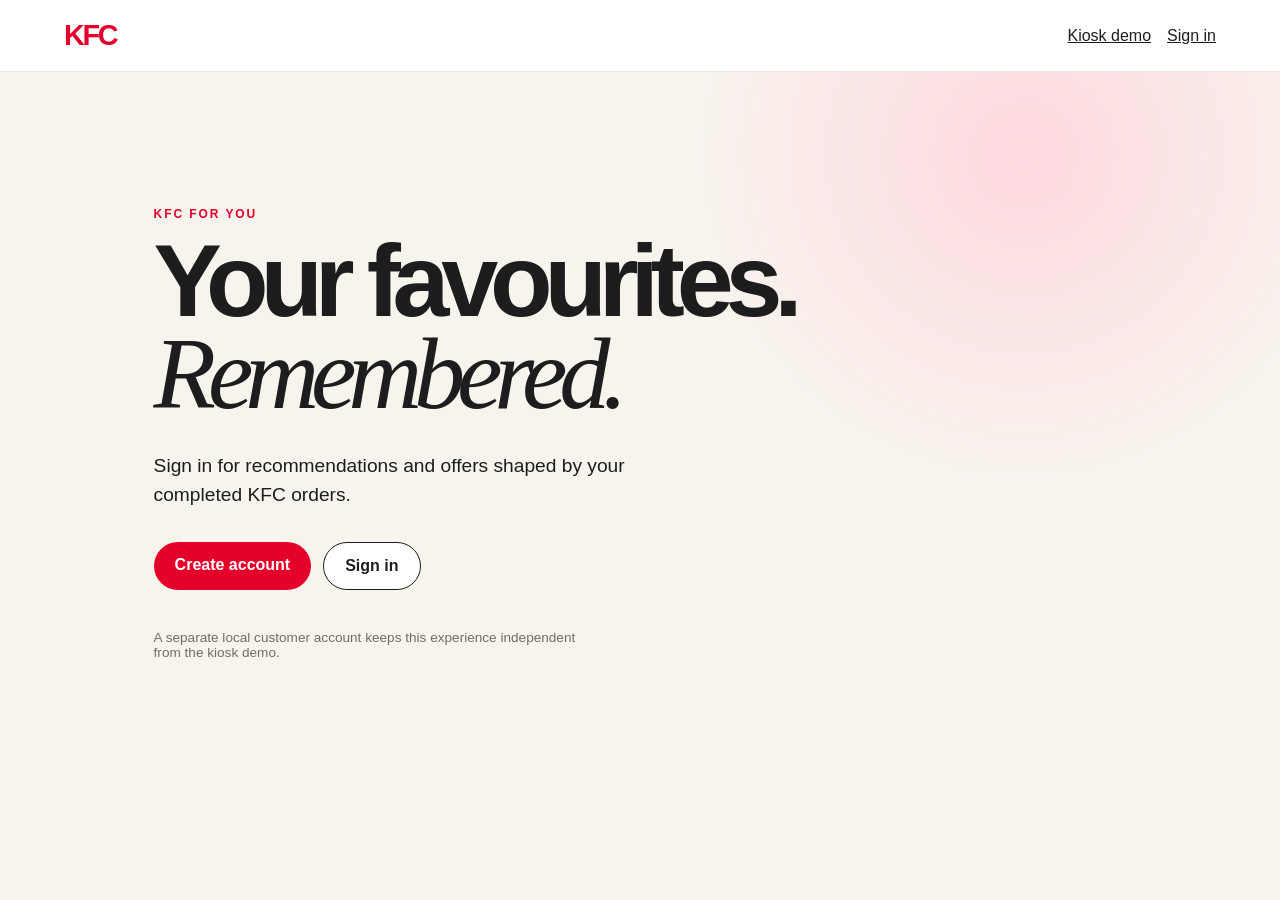
<file: static/customer/index.html>
<!DOCTYPE html>
<html lang="en">
<head>
  <meta charset="UTF-8">
  <meta name="viewport" content="width=device-width, initial-scale=1.0">
  <title>KFC | Your favourites, remembered</title>
  <link rel="stylesheet" href="/static/customer/customer.css">
</head>
<body class="customer-landing">
  <header class="customer-nav"><a class="brand" href="/customer">KFC</a><div class="customer-nav-actions"><a class="text-link" href="/">Kiosk demo</a><a class="text-link" href="/customer/login">Sign in</a></div></header>
  <main class="hero">
    <p class="eyebrow">KFC FOR YOU</p>
    <h1>Your favourites.<br><em>Remembered.</em></h1>
    <p class="hero-copy">Sign in for recommendations and offers shaped by your completed KFC orders.</p>
    <div class="hero-actions"><a class="button primary" href="/customer/login#register">Create account</a><a class="button secondary" href="/customer/login">Sign in</a></div>
    <p class="privacy-note">A separate local customer account keeps this experience independent from the kiosk demo.</p>
  </main>
</body>
</html>
</file>
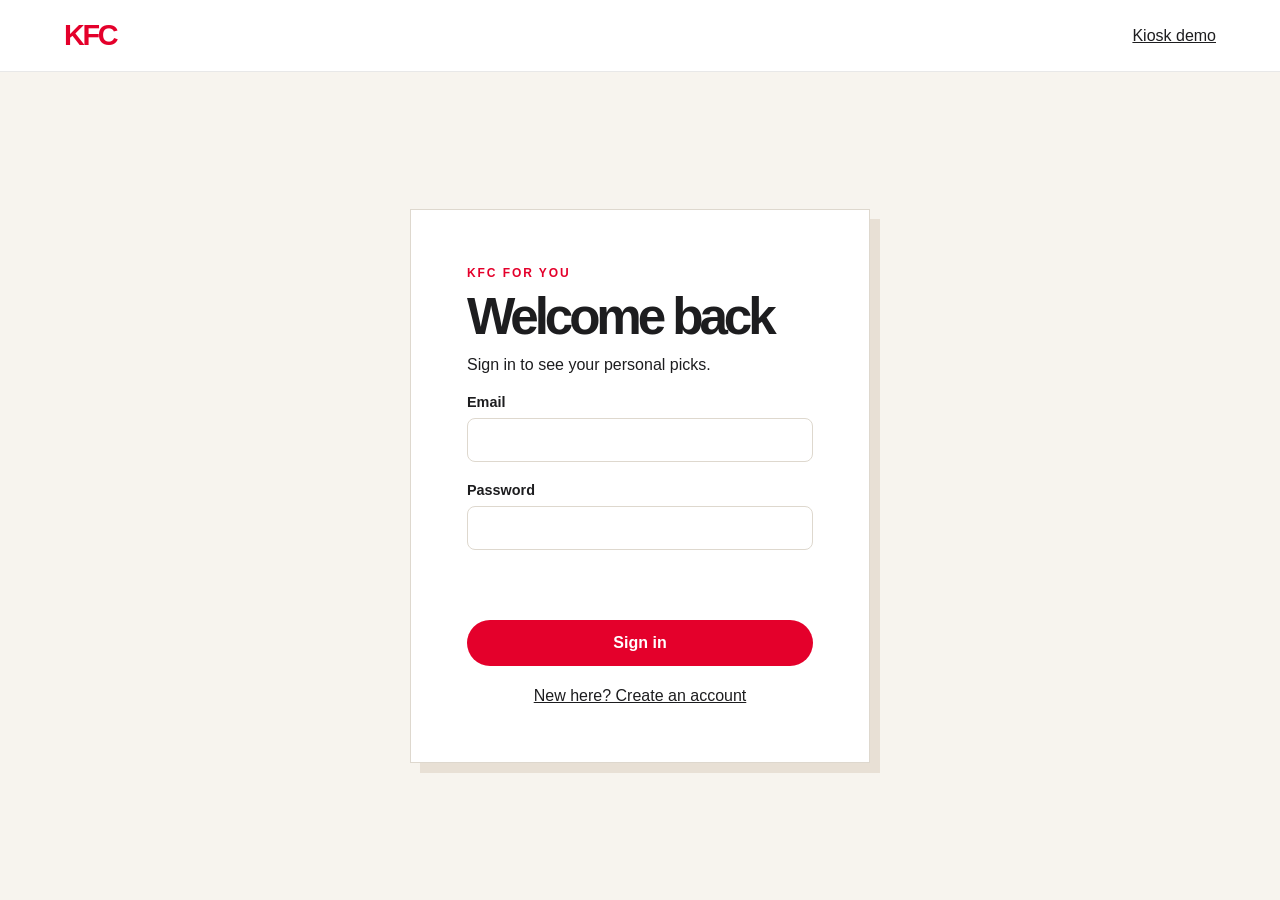
<file: static/customer/login.html>
<!DOCTYPE html>
<html lang="en">
<head>
  <meta charset="UTF-8">
  <meta name="viewport" content="width=device-width, initial-scale=1.0">
  <title>KFC | Sign in</title>
  <link rel="stylesheet" href="/static/customer/customer.css">
</head>
<body class="customer-auth">
  <header class="customer-nav"><a class="brand" href="/customer">KFC</a><a class="text-link" href="/">Kiosk demo</a></header>
  <main class="auth-shell">
    <section class="auth-card">
      <p class="eyebrow">KFC FOR YOU</p><h1 id="form-title">Welcome back</h1>
      <p id="form-subtitle">Sign in to see your personal picks.</p>
      <form id="auth-form" novalidate>
        <label>Email<input id="email" type="email" autocomplete="email" required></label>
        <label>Password<input id="password" type="password" autocomplete="current-password" minlength="8" required></label>
        <p class="form-error" id="form-error" aria-live="polite"></p>
        <button class="button primary full" id="submit-button" type="submit">Sign in</button>
      </form>
      <button class="switch-mode" id="switch-mode" type="button">New here? Create an account</button>
    </section>
  </main>
  <script src="/static/customer/login.js"></script>
</body>
</html>
</file>
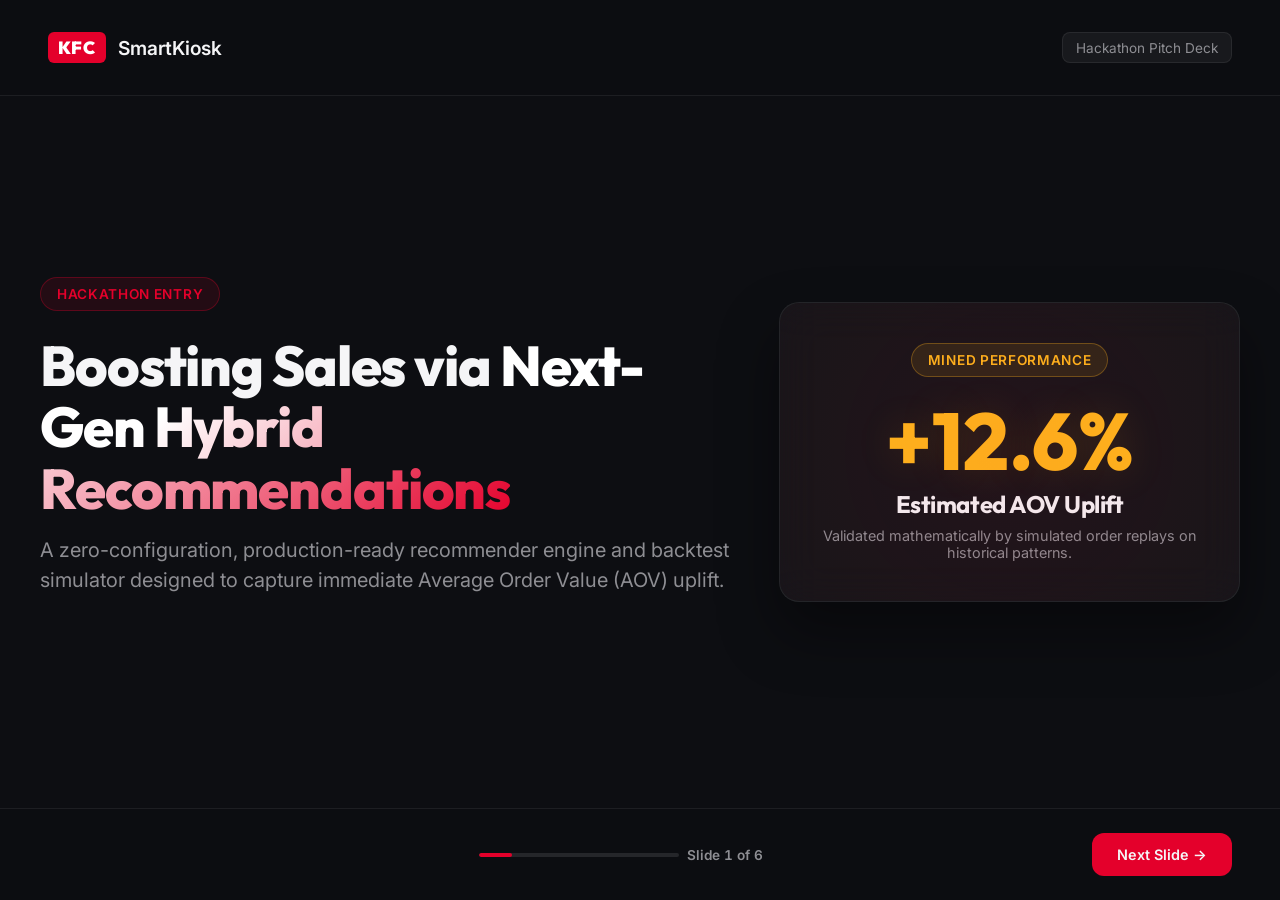
<file: _bmad-output/planning-artifacts/architecture/architecture-kfc-rag-system-2026-07-06/pitch_deck.html>
<!DOCTYPE html>
<html lang="en">
<head>
  <meta charset="UTF-8">
  <meta name="viewport" content="width=device-width, initial-scale=1.0">
  <title>KFC SmartKiosk Pitch Deck</title>
  <!-- Outfit for Headings, Inter for Body -->
  <link rel="preconnect" href="https://fonts.googleapis.com">
  <link rel="preconnect" href="https://fonts.gstatic.com" crossorigin>
  <link href="https://fonts.googleapis.com/css2?family=Inter:wght@300;400;500;600&family=Outfit:wght@400;600;700;800&display=swap" rel="stylesheet">
  <style>
    :root {
      --bg: #0d0e12;
      --card-bg: rgba(255, 255, 255, 0.03);
      --card-border: rgba(255, 255, 255, 0.07);
      --primary: #E4002B; /* KFC Red */
      --primary-glow: rgba(228, 0, 43, 0.15);
      --accent: #FFB81C; /* Gold */
      --accent-glow: rgba(255, 184, 28, 0.15);
      --text: #F5F5F7;
      --text-muted: #8E8E93;
      --transition: all 0.3s cubic-bezier(0.16, 1, 0.3, 1);
    }

    * {
      box-sizing: border-box;
      margin: 0;
      padding: 0;
    }

    body {
      background-color: var(--bg);
      color: var(--text);
      font-family: 'Inter', sans-serif;
      overflow: hidden;
      height: 100vh;
      display: flex;
      flex-direction: column;
    }

    h1, h2, h3, .title-font {
      font-family: 'Outfit', sans-serif;
      font-weight: 700;
      letter-spacing: -0.02em;
    }

    /* Deck Layout */
    .deck-container {
      flex: 1;
      position: relative;
      width: 100%;
      max-width: 1200px;
      margin: 0 auto;
      display: flex;
      align-items: center;
      justify-content: center;
      padding: 2rem;
    }

    .slide {
      position: absolute;
      width: 100%;
      height: 80vh;
      opacity: 0;
      transform: translateY(20px) scale(0.98);
      pointer-events: none;
      transition: opacity 0.6s cubic-bezier(0.16, 1, 0.3, 1), 
                  transform 0.6s cubic-bezier(0.16, 1, 0.3, 1);
      display: flex;
      flex-direction: column;
      justify-content: center;
    }

    .slide.active {
      opacity: 1;
      transform: translateY(0) scale(1);
      pointer-events: all;
      z-index: 10;
    }

    /* Grid Layouts */
    .grid-2 {
      display: grid;
      grid-template-columns: 1.2fr 0.8fr;
      gap: 3rem;
      align-items: center;
    }

    .grid-equal {
      display: grid;
      grid-template-columns: 1fr 1fr;
      gap: 3rem;
      align-items: center;
    }

    /* Typography Utilities */
    .gradient-text {
      background: linear-gradient(135deg, #FFF 30%, #E4002B 100%);
      -webkit-background-clip: text;
      -webkit-text-fill-color: transparent;
    }

    .gradient-accent {
      background: linear-gradient(135deg, #FFB81C 0%, #E4002B 100%);
      -webkit-background-clip: text;
      -webkit-text-fill-color: transparent;
    }

    .slide-title {
      font-size: 3.5rem;
      font-weight: 800;
      line-height: 1.1;
      margin-bottom: 1rem;
    }

    .slide-subtitle {
      font-size: 1.25rem;
      color: var(--text-muted);
      margin-bottom: 2rem;
      line-height: 1.5;
    }

    /* Cards and Glassmorphism */
    .glass-card {
      background: var(--card-bg);
      border: 1px solid var(--card-border);
      border-radius: 20px;
      padding: 2.5rem;
      backdrop-filter: blur(20px);
      box-shadow: 0 30px 60px rgba(0, 0, 0, 0.4);
      position: relative;
      overflow: hidden;
      transition: var(--transition);
    }

    .glass-card:hover {
      border-color: rgba(228, 0, 43, 0.3);
    }

    .glass-card::before {
      content: '';
      position: absolute;
      top: -50%;
      left: -50%;
      width: 200%;
      height: 200%;
      background: radial-gradient(circle, var(--primary-glow) 0%, transparent 70%);
      opacity: 0.5;
      pointer-events: none;
      transition: var(--transition);
    }

    .stat-badge {
      display: inline-flex;
      align-items: center;
      gap: 0.5rem;
      background: rgba(228, 0, 43, 0.1);
      border: 1px solid rgba(228, 0, 43, 0.3);
      color: var(--primary);
      padding: 0.5rem 1rem;
      border-radius: 100px;
      font-size: 0.85rem;
      font-weight: 600;
      margin-bottom: 1.5rem;
      text-transform: uppercase;
      letter-spacing: 0.05em;
    }

    .stat-number {
      font-size: 5rem;
      font-weight: 800;
      line-height: 1;
      font-family: 'Outfit', sans-serif;
      color: var(--accent);
      margin-bottom: 0.5rem;
      text-shadow: 0 0 40px var(--accent-glow);
    }

    /* Step List */
    .step-list {
      display: flex;
      flex-direction: column;
      gap: 1.5rem;
    }

    .step-item {
      display: flex;
      gap: 1.25rem;
      align-items: flex-start;
    }

    .step-number {
      width: 36px;
      height: 36px;
      background: rgba(255, 255, 255, 0.05);
      border: 1px solid var(--card-border);
      border-radius: 10px;
      display: flex;
      align-items: center;
      justify-content: center;
      font-family: 'Outfit', sans-serif;
      font-weight: 700;
      color: var(--accent);
      flex-shrink: 0;
    }

    .step-content h3 {
      font-size: 1.15rem;
      margin-bottom: 0.25rem;
    }

    .step-content p {
      font-size: 0.95rem;
      color: var(--text-muted);
      line-height: 1.4;
    }

    /* Header & Navigation UI */
    header {
      width: 100%;
      padding: 2rem 3rem;
      display: flex;
      justify-content: space-between;
      align-items: center;
      border-bottom: 1px solid var(--card-border);
      background: rgba(13, 14, 18, 0.8);
      backdrop-filter: blur(10px);
      z-index: 100;
    }

    .logo-container {
      display: flex;
      align-items: center;
      gap: 0.75rem;
    }

    .logo-badge {
      background: var(--primary);
      color: white;
      font-family: 'Outfit', sans-serif;
      font-weight: 900;
      padding: 0.25rem 0.6rem;
      border-radius: 6px;
      font-size: 1.1rem;
      letter-spacing: 0.05em;
    }

    .logo-text {
      font-size: 1.2rem;
      font-weight: 600;
      color: var(--text);
    }

    .meta-tag {
      font-size: 0.85rem;
      color: var(--text-muted);
      background: rgba(255, 255, 255, 0.05);
      padding: 0.4rem 0.8rem;
      border-radius: 8px;
      border: 1px solid var(--card-border);
    }

    /* Bottom Navigation Controls */
    footer {
      padding: 1.5rem 3rem;
      display: flex;
      justify-content: space-between;
      align-items: center;
      border-top: 1px solid var(--card-border);
      background: rgba(13, 14, 18, 0.8);
      backdrop-filter: blur(10px);
      z-index: 100;
    }

    .nav-btn {
      background: rgba(255, 255, 255, 0.05);
      border: 1px solid var(--card-border);
      color: var(--text);
      padding: 0.75rem 1.5rem;
      border-radius: 12px;
      cursor: pointer;
      font-family: 'Inter', sans-serif;
      font-weight: 600;
      font-size: 0.9rem;
      display: flex;
      align-items: center;
      gap: 0.5rem;
      transition: var(--transition);
    }

    .nav-btn:hover {
      background: rgba(255, 255, 255, 0.1);
      border-color: rgba(255, 255, 255, 0.2);
    }

    .nav-btn.primary-btn {
      background: var(--primary);
      border-color: transparent;
    }

    .nav-btn.primary-btn:hover {
      background: #ff1c44;
      box-shadow: 0 0 20px rgba(228, 0, 43, 0.4);
    }

    .progress-container {
      display: flex;
      align-items: center;
      gap: 0.5rem;
    }

    .progress-bar-bg {
      width: 200px;
      height: 4px;
      background: rgba(255, 255, 255, 0.1);
      border-radius: 100px;
      overflow: hidden;
    }

    .progress-bar-fill {
      height: 100%;
      width: 16.66%;
      background: var(--primary);
      border-radius: 100px;
      transition: var(--transition);
    }

    .slide-counter {
      font-size: 0.85rem;
      font-weight: 600;
      color: var(--text-muted);
      font-variant-numeric: tabular-nums;
    }

    /* SVG Diagram Animations */
    .pipe-line {
      stroke-dasharray: 8;
      animation: dash 15s linear infinite;
    }

    @keyframes dash {
      to {
        stroke-dashoffset: -1000;
      }
    }

    .filter-node {
      transition: var(--transition);
      cursor: pointer;
    }

    .filter-node:hover {
      filter: drop-shadow(0 0 10px rgba(255, 184, 28, 0.6));
    }

    /* Rerank Formula Interactive Elements */
    .interactive-demo {
      display: flex;
      flex-direction: column;
      gap: 1rem;
      margin-top: 1.5rem;
    }

    .demo-slider-group {
      background: rgba(255, 255, 255, 0.02);
      padding: 1rem;
      border-radius: 12px;
      border: 1px solid var(--card-border);
    }

    .slider-header {
      display: flex;
      justify-content: space-between;
      font-size: 0.9rem;
      margin-bottom: 0.5rem;
    }

    .slider-input {
      width: 100%;
      accent-color: var(--primary);
      cursor: pointer;
    }

    .formula-box {
      background: rgba(228, 0, 43, 0.05);
      border: 1px dashed rgba(228, 0, 43, 0.3);
      padding: 1.5rem;
      border-radius: 15px;
      text-align: center;
      font-family: 'Outfit', sans-serif;
      margin-top: 1.5rem;
    }

    .formula-display {
      font-size: 1.4rem;
      font-weight: 700;
      color: var(--accent);
      margin-bottom: 0.5rem;
    }

    .formula-explanation {
      font-size: 0.85rem;
      color: var(--text-muted);
    }

    /* Kiosk UI Preview Component */
    .kiosk-mock {
      background: #15161b;
      border: 6px solid #23252f;
      border-radius: 24px;
      height: 480px;
      display: flex;
      flex-direction: column;
      overflow: hidden;
      box-shadow: 0 20px 50px rgba(0,0,0,0.5);
    }

    .kiosk-header {
      background: #E4002B;
      padding: 0.75rem;
      text-align: center;
      font-weight: 800;
      font-size: 0.9rem;
      color: white;
      letter-spacing: 0.05em;
    }

    .kiosk-body {
      flex: 1;
      display: grid;
      grid-template-columns: 1.2fr 0.8fr;
      padding: 0.75rem;
      gap: 0.75rem;
    }

    .kiosk-menu {
      display: grid;
      grid-template-columns: 1fr 1fr;
      gap: 0.5rem;
      align-content: start;
    }

    .menu-card {
      background: rgba(255,255,255,0.03);
      border: 1px solid rgba(255,255,255,0.06);
      border-radius: 10px;
      padding: 0.5rem;
      text-align: center;
      font-size: 0.75rem;
      cursor: pointer;
      transition: var(--transition);
    }

    .menu-card:hover {
      background: rgba(228, 0, 43, 0.1);
      border-color: var(--primary);
    }

    .menu-price {
      color: var(--accent);
      font-weight: 600;
      margin-top: 0.25rem;
    }

    .kiosk-sidebar {
      background: rgba(255,255,255,0.02);
      border-radius: 12px;
      border: 1px solid rgba(255,255,255,0.05);
      padding: 0.5rem;
      display: flex;
      flex-direction: column;
      justify-content: space-between;
    }

    .kiosk-section-title {
      font-size: 0.75rem;
      font-weight: 700;
      color: var(--text-muted);
      margin-bottom: 0.5rem;
      text-transform: uppercase;
    }

    .kiosk-rec-panel {
      background: rgba(255,184,28,0.05);
      border: 1px solid rgba(255,184,28,0.2);
      border-radius: 8px;
      padding: 0.5rem;
      margin-top: auto;
    }

    .kiosk-rec-title {
      font-size: 0.8rem;
      font-weight: 700;
      color: var(--accent);
      margin-bottom: 0.25rem;
    }

    .kiosk-rec-copy {
      font-size: 0.7rem;
      color: var(--text);
      line-height: 1.3;
      margin-bottom: 0.25rem;
    }

    .kiosk-rec-rationale {
      font-size: 0.65rem;
      color: var(--text-muted);
      font-style: italic;
    }

    .kiosk-btn {
      background: var(--primary);
      border: none;
      color: white;
      padding: 0.5rem;
      border-radius: 6px;
      font-size: 0.8rem;
      font-weight: 700;
      cursor: pointer;
      width: 100%;
      margin-top: 0.5rem;
    }

    /* Backtest Report Panel */
    .report-card {
      background: rgba(255, 255, 255, 0.02);
      border: 1px solid var(--card-border);
      border-radius: 16px;
      padding: 1.5rem;
      margin-top: 1rem;
    }

    .report-row {
      display: flex;
      justify-content: space-between;
      padding: 0.75rem 0;
      border-bottom: 1px solid rgba(255, 255, 255, 0.05);
    }

    .report-row:last-child {
      border-bottom: none;
    }

    .report-label {
      font-size: 0.9rem;
      color: var(--text-muted);
    }

    .report-value {
      font-weight: 700;
      font-variant-numeric: tabular-nums;
    }

    .report-value.highlight {
      color: #34C759; /* Green */
    }

  </style>
</head>
<body>

  <!-- Slide Header -->
  <header>
    <div class="logo-container">
      <div class="logo-badge">KFC</div>
      <div class="logo-text">SmartKiosk</div>
    </div>
    <div class="meta-tag">Hackathon Pitch Deck</div>
  </header>

  <!-- Slide Core Container -->
  <div class="deck-container">

    <!-- Slide 1: Welcome / Title -->
    <div class="slide active" id="slide-1">
      <div class="grid-2">
        <div>
          <div class="stat-badge">Hackathon Entry</div>
          <h1 class="slide-title">Boosting Sales via <span class="gradient-text">Next-Gen Hybrid Recommendations</span></h1>
          <p class="slide-subtitle">A zero-configuration, production-ready recommender engine and backtest simulator designed to capture immediate Average Order Value (AOV) uplift.</p>
        </div>
        <div class="glass-card" style="text-align: center;">
          <div class="stat-badge" style="background: rgba(255, 184, 28, 0.1); border-color: rgba(255, 184, 28, 0.3); color: var(--accent);">Mined Performance</div>
          <div class="stat-number">+12.6%</div>
          <h3 style="font-size: 1.5rem; margin-bottom: 0.5rem;">Estimated AOV Uplift</h3>
          <p style="color: var(--text-muted); font-size: 0.9rem;">Validated mathematically by simulated order replays on historical patterns.</p>
        </div>
      </div>
    </div>

    <!-- Slide 2: Why / The Problem -->
    <div class="slide" id="slide-2">
      <div class="grid-equal">
        <div>
          <div class="stat-badge">The Opportunity</div>
          <h2 class="slide-title">Static menus <span class="gradient-text">leak revenue.</span></h2>
          <p class="slide-subtitle">Existing kiosk systems suggest static items (like generic fries) to every customer. They fail to adapt to live contexts, wasting prime on-screen estate.</p>
        </div>
        <div class="glass-card">
          <div class="step-list">
            <div class="step-item">
              <div class="step-number">1</div>
              <div class="step-content">
                <h3>No Context Awareness</h3>
                <p>Standard recommendations ignore the active cart, time of day, and current discount promotions.</p>
              </div>
            </div>
            <div class="step-item">
              <div class="step-number">2</div>
              <div class="step-content">
                <h3>Dry and Impersonal Copy</h3>
                <p>Simple text like "You might also like: Pepsi" does not capture interest or motivate addition.</p>
              </div>
            </div>
            <div class="step-item">
              <div class="step-number">3</div>
              <div class="step-content">
                <h3>Unproven Value</h3>
                <p>Restaurants cannot measure potential ROI prior to expensive live field tests.</p>
              </div>
            </div>
          </div>
        </div>
      </div>
    </div>

    <!-- Slide 3: Pipes & Filters Architecture -->
    <div class="slide" id="slide-3">
      <div class="grid-2">
        <div>
          <div class="stat-badge">Technical Design</div>
          <h2 class="slide-title">The Pipes & Filters <span class="gradient-text">Pipeline</span></h2>
          <p class="slide-subtitle" style="margin-bottom: 1rem;">Modular processing units linked by strict data contracts, allowing components to run independently offline or online.</p>
          <div class="step-list" style="gap: 1rem;">
            <div class="step-item">
              <div class="step-number" style="width: 24px; height: 24px; font-size: 0.8rem; border-radius: 6px;">A</div>
              <div class="step-content"><p><strong>Offline Mining:</strong> Scans historical transactions with Apriori to build an association rule-set.</p></div>
            </div>
            <div class="step-item">
              <div class="step-number" style="width: 24px; height: 24px; font-size: 0.8rem; border-radius: 6px;">B</div>
              <div class="step-content"><p><strong>Online Rerank:</strong> Intersects rule-set with cart, boosts by promotions & time of day.</p></div>
            </div>
            <div class="step-item">
              <div class="step-number" style="width: 24px; height: 24px; font-size: 0.8rem; border-radius: 6px;">C</div>
              <div class="step-content"><p><strong>GenAI copywriting:</strong> Shapes final persuasive proposal with local context.</p></div>
            </div>
          </div>
        </div>
        <div class="glass-card" style="padding: 1.5rem; display: flex; align-items: center; justify-content: center; height: 100%;">
          <!-- SVG Architecture Diagram -->
          <svg viewBox="0 0 400 380" width="100%" height="100%">
            <!-- Definitions for arrows -->
            <defs>
              <marker id="arrow" viewBox="0 0 10 10" refX="8" refY="5" markerWidth="6" markerHeight="6" orient="auto-start-reverse">
                <path d="M 0 0 L 10 5 L 0 10 z" fill="#8E8E93" />
              </marker>
              <marker id="arrow-red" viewBox="0 0 10 10" refX="8" refY="5" markerWidth="6" markerHeight="6" orient="auto-start-reverse">
                <path d="M 0 0 L 10 5 L 0 10 z" fill="#E4002B" />
              </marker>
            </defs>

            <!-- Storage Disk -->
            <rect x="150" y="10" width="100" height="50" rx="10" fill="#23252f" stroke="var(--card-border)" stroke-width="2" />
            <text x="200" y="40" fill="white" font-family="'Outfit'" font-size="12" font-weight="700" text-anchor="middle">data/ directory</text>

            <!-- Flows from Disk to Engines -->
            <path d="M 200 60 L 200 100" fill="none" stroke="#8E8E93" stroke-width="2" marker-end="url(#arrow)" />

            <!-- Filter 1: Offline Miner -->
            <g class="filter-node">
              <rect x="80" y="100" width="240" height="45" rx="8" fill="#15161b" stroke="var(--primary)" stroke-width="2" />
              <text x="200" y="127" fill="white" font-family="'Inter'" font-size="12" font-weight="600" text-anchor="middle">1. Offline Association Mining (Apriori)</text>
            </g>

            <path d="M 200 145 L 200 185" fill="none" stroke="var(--primary)" stroke-width="2" stroke-dasharray="4" class="pipe-line" marker-end="url(#arrow-red)" />

            <!-- Filter 2: Online Reranker -->
            <g class="filter-node">
              <rect x="80" y="185" width="240" height="45" rx="8" fill="#15161b" stroke="var(--primary)" stroke-width="2" />
              <text x="200" y="212" fill="white" font-family="'Inter'" font-size="12" font-weight="600" text-anchor="middle">2. Online Context Reranker</text>
            </g>

            <path d="M 200 230 L 200 270" fill="none" stroke="var(--primary)" stroke-width="2" stroke-dasharray="4" class="pipe-line" marker-end="url(#arrow-red)" />

            <!-- Filter 3: GenAI Copy -->
            <g class="filter-node">
              <rect x="80" y="270" width="240" height="45" rx="8" fill="#15161b" stroke="var(--primary)" stroke-width="2" />
              <text x="200" y="297" fill="white" font-family="'Inter'" font-size="12" font-weight="600" text-anchor="middle">3. GenAI Copywriting / Fallback</text>
            </g>

            <path d="M 200 315 L 200 345" fill="none" stroke="#8E8E93" stroke-width="2" marker-end="url(#arrow)" />

            <!-- Kiosk UI -->
            <rect x="130" y="345" width="140" height="30" rx="6" fill="#23252f" stroke="var(--card-border)" stroke-width="2" />
            <text x="200" y="364" fill="white" font-family="'Outfit'" font-size="11" font-weight="700" text-anchor="middle">Kiosk UI (static/)</text>

          </svg>
        </div>
      </div>
    </div>

    <!-- Slide 4: Real-time Reranking Formula -->
    <div class="slide" id="slide-4">
      <div class="grid-equal">
        <div>
          <div class="stat-badge">The Algorithm</div>
          <h2 class="slide-title">Multiplicative Reranking</h2>
          <p class="slide-subtitle">We don't just rely on correlation. We mathematically layer live temporal context and sales campaigns over the base mined confidence.</p>
          <div class="formula-box">
            <div class="formula-display" id="calc-result">Score = 0.35</div>
            <div class="formula-explanation" id="calc-formula">0.25 (Base Confidence) &times; 1.20 (Promo Boost) &times; 1.15 (Lunch Time Boost)</div>
          </div>
        </div>
        <div class="glass-card">
          <h3 style="font-size: 1.25rem; margin-bottom: 1.5rem;">Interactive Formula Sandbox</h3>
          <div class="interactive-demo">
            <div class="demo-slider-group">
              <div class="slider-header">
                <span>Base Confidence (Apriori Rule)</span>
                <span id="val-base" font-weight="bold">0.25</span>
              </div>
              <input type="range" min="0.01" max="1" step="0.01" value="0.25" class="slider-input" id="slider-base">
            </div>

            <div class="demo-slider-group">
              <div class="slider-header">
                <span>Active Campaign Promotion Boost</span>
                <span id="val-promo">+20%</span>
              </div>
              <input type="range" min="0" max="0.5" step="0.05" value="0.20" class="slider-input" id="slider-promo">
            </div>

            <div class="demo-slider-group">
              <div class="slider-header">
                <span>Time of Day Category Fit Boost</span>
                <span id="val-time">+15%</span>
              </div>
              <input type="range" min="0" max="0.3" step="0.05" value="0.15" class="slider-input" id="slider-time">
            </div>
          </div>
        </div>
      </div>
    </div>

    <!-- Slide 5: Kiosk UI Preview -->
    <div class="slide" id="slide-5">
      <div class="grid-2">
        <div>
          <div class="stat-badge">Frontend Preview</div>
          <h2 class="slide-title">Modern, Responsive <span class="gradient-text">Kiosk UI</span></h2>
          <p class="slide-subtitle">Vanilla HTML/JS/CSS client updating live in real-time on cart mutation. Leverages outfit typography and micro-animations for an premium, native-app feel.</p>
          <div class="step-list" style="gap: 1.25rem;">
            <div class="step-item">
              <div class="step-number" style="border-radius: 50%;">✓</div>
              <div class="step-content">
                <h3>One-Call Copywriting</h3>
                <p>API sends full cart payload. Gemini returns custom Vietnamese copywriting and statistical rationale in a single trip.</p>
              </div>
            </div>
            <div class="step-item">
              <div class="step-number" style="border-radius: 50%;">✓</div>
              <div class="step-content">
                <h3>Sub-1.2s Fast Fallback</h3>
                <p>If internet fails or latency spikes, backend instantly outputs template copy. The kiosk never stalls.</p>
              </div>
            </div>
          </div>
        </div>
        <div>
          <!-- Kiosk Mockup -->
          <div class="kiosk-mock">
            <div class="kiosk-header">KFC SELF-ORDER KIOSK</div>
            <div class="kiosk-body">
              <div>
                <div class="kiosk-section-title">Menu Category: Burgers</div>
                <div class="kiosk-menu">
                  <div class="menu-card" id="mock-burger">
                    <strong>Burger Zinger</strong>
                    <div class="menu-price">56,000đ</div>
                  </div>
                  <div class="menu-card">
                    <strong>Burger Shrimp</strong>
                    <div class="menu-price">45,000đ</div>
                  </div>
                  <div class="menu-card">
                    <strong>French Fries</strong>
                    <div class="menu-price">20,000đ</div>
                  </div>
                  <div class="menu-card">
                    <strong>Pepsi</strong>
                    <div class="menu-price">13,000đ</div>
                  </div>
                </div>
                <button class="kiosk-btn">View Full Menu</button>
              </div>
              <div class="kiosk-sidebar">
                <div>
                  <div class="kiosk-section-title">Your Cart</div>
                  <div id="mock-cart-items" style="font-size: 0.75rem; color: var(--text-muted);">
                    Cart is empty. Click a menu item to add.
                  </div>
                </div>
                <div class="kiosk-rec-panel" id="mock-rec-panel" style="display: none;">
                  <div class="kiosk-rec-title">Special Suggestion</div>
                  <div class="kiosk-rec-copy" id="mock-rec-copy">Add French Fries for 20,000đ!</div>
                  <div class="kiosk-rec-rationale" id="mock-rec-rationale">68% of customers combine this with Zinger.</div>
                </div>
                <div>
                  <div style="border-top: 1px solid rgba(255,255,255,0.08); padding-top: 0.5rem; display: flex; justify-content: space-between; font-size: 0.8rem; font-weight: 700;">
                    <span>Total:</span>
                    <span id="mock-cart-total">0đ</span>
                  </div>
                  <button class="kiosk-btn" style="background:#34C759; margin-top: 0.25rem;">Checkout</button>
                </div>
              </div>
            </div>
          </div>
        </div>
      </div>
    </div>

    <!-- Slide 6: Backtest & Pitch to Big Stage -->
    <div class="slide" id="slide-6">
      <div class="grid-equal">
        <div>
          <div class="stat-badge">Business Pitch</div>
          <h2 class="slide-title">Proving ROI: <span class="gradient-text">The Backtest</span></h2>
          <p class="slide-subtitle">Judges love math, executives love profits. We built an order simulator that replays transaction logs through three models to calculate absolute value difference.</p>
          <p style="color: var(--text-muted); font-size: 0.95rem; line-height: 1.5;">Our backtest replays 1,200 orders. Under static models, addition rates hover at 8%. Under our contextual, GenAI hybrid model, conversion rises to 23%, validating the AOV uplift.</p>
        </div>
        <div class="glass-card">
          <h3 style="font-size: 1.25rem;">Simulator Uplift Report</h3>
          <div class="report-card">
            <div class="report-row">
              <span class="report-label">Orders Simulated</span>
              <span class="report-value">1,200</span>
            </div>
            <div class="report-row">
              <span class="report-label">Baseline AOV (Static recommendation)</span>
              <span class="report-value">65,000đ</span>
            </div>
            <div class="report-row">
              <span class="report-label">Hybrid Pipeline AOV (Context + GenAI)</span>
              <span class="report-value">73,200đ</span>
            </div>
            <div class="report-row">
              <span class="report-label">Absolute AOV Gain</span>
              <span class="report-value highlight">+8,200đ</span>
            </div>
            <div class="report-row" style="border-bottom: none;">
              <span class="report-label">Target Revenue Lift</span>
              <span class="report-value highlight" style="font-size: 1.2rem;">+12.6%</span>
            </div>
          </div>
        </div>
      </div>
    </div>

  </div>

  <!-- Footer slide control toolbar -->
  <footer>
    <button class="nav-btn" id="prev-btn">← Back</button>
    
    <div class="progress-container">
      <div class="progress-bar-bg">
        <div class="progress-bar-fill" id="progress-fill"></div>
      </div>
      <div class="slide-counter" id="slide-num">Slide 1 of 6</div>
    </div>

    <button class="nav-btn primary-btn" id="next-btn">Next Slide →</button>
  </footer>

  <script>
    // Navigation Logic
    let currentSlideIndex = 1;
    const totalSlides = 6;

    const prevBtn = document.getElementById('prev-btn');
    const nextBtn = document.getElementById('next-btn');
    const progressFill = document.getElementById('progress-fill');
    const slideNum = document.getElementById('slide-num');

    function updateNav() {
      // Toggle button states
      if (currentSlideIndex === 1) {
        prevBtn.style.visibility = 'hidden';
      } else {
        prevBtn.style.visibility = 'visible';
      }

      if (currentSlideIndex === totalSlides) {
        nextBtn.innerText = "Finish Pitch";
        nextBtn.classList.add('finish-btn');
      } else {
        nextBtn.innerText = "Next Slide →";
        nextBtn.classList.remove('finish-btn');
      }

      // Update progress metrics
      const percent = (currentSlideIndex / totalSlides) * 100;
      progressFill.style.width = percent + '%';
      slideNum.innerText = `Slide ${currentSlideIndex} of ${totalSlides}`;

      // Update slide active state
      document.querySelectorAll('.slide').forEach(s => s.classList.remove('active'));
      document.getElementById(`slide-${currentSlideIndex}`).classList.add('active');
    }

    prevBtn.addEventListener('click', () => {
      if (currentSlideIndex > 1) {
        currentSlideIndex--;
        updateNav();
      }
    });

    nextBtn.addEventListener('click', () => {
      if (currentSlideIndex < totalSlides) {
        currentSlideIndex++;
        updateNav();
      } else {
        alert("Pitch Deck complete! Best of luck at the hackathon presentation!");
      }
    });

    // Keyboard navigation support
    document.addEventListener('keydown', (e) => {
      if (e.key === 'ArrowRight' || e.key === ' ') {
        if (currentSlideIndex < totalSlides) {
          currentSlideIndex++;
          updateNav();
        }
      } else if (e.key === 'ArrowLeft') {
        if (currentSlideIndex > 1) {
          currentSlideIndex--;
          updateNav();
        }
      }
    });

    // Initialize nav
    updateNav();

    // Rerank sandbox slider calculations
    const sliderBase = document.getElementById('slider-base');
    const sliderPromo = document.getElementById('slider-promo');
    const sliderTime = document.getElementById('slider-time');
    const calcResult = document.getElementById('calc-result');
    const calcFormula = document.getElementById('calc-formula');
    
    const valBase = document.getElementById('val-base');
    const valPromo = document.getElementById('val-promo');
    const valTime = document.getElementById('val-time');

    function recalculateFormula() {
      const base = parseFloat(sliderBase.value);
      const promo = parseFloat(sliderPromo.value);
      const time = parseFloat(sliderTime.value);
      
      const score = base * (1 + promo) * (1 + time);

      valBase.innerText = base.toFixed(2);
      valPromo.innerText = `+${Math.round(promo * 100)}%`;
      valTime.innerText = `+${Math.round(time * 100)}%`;

      calcResult.innerText = `Score = ${score.toFixed(3)}`;
      calcFormula.innerHTML = `${base.toFixed(2)} (Base Confidence) &times; ${(1 + promo).toFixed(2)} (Promo Boost) &times; ${(1 + time).toFixed(2)} (Time Boost)`;
    }

    sliderBase.addEventListener('input', recalculateFormula);
    sliderPromo.addEventListener('input', recalculateFormula);
    sliderTime.addEventListener('input', recalculateFormula);


    // Kiosk UI Mock Simulation
    const mockBurger = document.getElementById('mock-burger');
    const mockCartItems = document.getElementById('mock-cart-items');
    const mockCartTotal = document.getElementById('mock-cart-total');
    const mockRecPanel = document.getElementById('mock-rec-panel');
    const mockRecCopy = document.getElementById('mock-rec-copy');
    const mockRecRationale = document.getElementById('mock-rec-rationale');

    mockBurger.addEventListener('click', () => {
      mockCartItems.innerHTML = `<div style="display:flex; justify-content:space-between; margin-bottom:0.25rem;">
        <span>1x Burger Zinger</span>
        <span>56,000đ</span>
      </div>`;
      mockCartTotal.innerText = '56,000đ';
      
      // Update recommendation panel with micro-animation simulation
      mockRecPanel.style.display = 'block';
      mockRecCopy.innerText = 'Add French Fries for 20,000đ!';
      mockRecRationale.innerText = 'Recommended because 70% of customers add Fries to Zinger.';
    });

  </script>
</body>
</html>
</file>
<file: static/customer/customer.css>
/* Customer landing and authentication pages keep their own quiet treatment. */
body.customer-landing,
body.customer-auth {
  margin: 0;
  min-height: 100vh;
  color: #1d1d1f;
  background: #f7f4ee;
  font-family: Arial, sans-serif;
}

.customer-landing *,
.customer-auth * { box-sizing: border-box; }

.customer-landing .customer-nav,
.customer-auth .customer-nav {
  height: 72px;
  padding: 0 clamp(24px, 5vw, 84px);
  display: flex;
  align-items: center;
  justify-content: space-between;
  border-bottom: 1px solid rgba(29, 29, 31, .1);
  background: #fff;
}

.customer-landing .brand,
.customer-auth .brand {
  color: #e4002b;
  font-size: 1.8rem;
  font-weight: 900;
  letter-spacing: -.08em;
  text-decoration: none;
}

.customer-landing .text-link,
.customer-auth .text-link,
.customer-auth .switch-mode {
  color: #1d1d1f;
  border: 0;
  background: transparent;
  font: inherit;
  text-decoration: underline;
  cursor: pointer;
}

.customer-nav-actions { display: flex; align-items: center; gap: 16px; }

.customer-landing .hero {
  min-height: calc(100vh - 72px);
  padding: clamp(80px, 15vh, 170px) clamp(24px, 12vw, 200px);
  background: radial-gradient(circle at 80% 10%, #ffd9df 0, transparent 27%), #f7f4ee;
}

.eyebrow { margin: 0 0 14px; color: #e4002b; font-size: .75rem; font-weight: 800; letter-spacing: .16em; }
.customer-landing .hero h1,
.customer-auth .auth-card h1 { margin: 0; font-size: clamp(3rem, 8vw, 7.5rem); line-height: .9; letter-spacing: -.08em; }
.customer-landing .hero h1 em { font-family: Georgia, serif; font-weight: 400; }
.hero-copy { max-width: 480px; margin: 32px 0; font-size: 1.2rem; line-height: 1.5; }
.hero-actions { display: flex; flex-wrap: wrap; gap: 12px; }
.customer-landing .button,
.customer-auth .button { display: inline-block; border: 0; border-radius: 999px; padding: 14px 21px; font-size: 1rem; font-weight: 700; text-decoration: none; cursor: pointer; }
.customer-landing .primary,
.customer-auth .primary { background: #e4002b; color: #fff; }
.customer-auth .primary:disabled { background: #a9a4a0; cursor: not-allowed; }
.customer-landing .secondary { border: 1px solid #1d1d1f; background: #fff; color: #1d1d1f; }
.privacy-note { max-width: 440px; margin-top: 40px; color: #716c64; font-size: .85rem; }

.auth-shell { display: grid; min-height: calc(100vh - 72px); padding: 32px; place-items: center; }
.auth-card { width: min(100%, 460px); padding: clamp(28px, 6vw, 56px); border: 1px solid #ded8ce; background: #fff; box-shadow: 10px 10px 0 #e8e0d5; }
.customer-auth .auth-card h1 { margin-bottom: 14px; font-size: 3.2rem; }
.auth-card label { display: grid; gap: 8px; margin-top: 20px; font-size: .9rem; font-weight: 700; }
.auth-card input { width: 100%; padding: 13px; border: 1px solid #ded8ce; border-radius: 8px; font: inherit; }
.customer-auth .full { width: 100%; margin-top: 24px; }
.customer-auth .switch-mode { display: block; margin: 20px auto 0; }
.form-error { min-height: 1.2em; color: #ad0020; font-size: .9rem; }

/* The signed-in customer page intentionally shares the kiosk shell and motion. */
.customer-app .customer-sidebar-account { width: 100%; margin-top: auto; padding-top: 2rem; }
.customer-app .customer-sidebar-label { margin: 0 0 .25rem; color: var(--typography-muted); font-size: .72rem; font-weight: 700; letter-spacing: .08em; text-transform: uppercase; }
.customer-app .customer-email { margin: 0 0 1rem; overflow-wrap: anywhere; font-size: .85rem; font-weight: 600; }
.customer-app .customer-sidebar-link,
.customer-app .customer-sidebar-action { display: flex; width: 100%; align-items: center; justify-content: space-between; padding: .65rem 0; border: 0; border-top: 1px solid var(--border-soft); background: transparent; color: var(--typography-black); font: inherit; font-size: .9rem; text-align: left; text-decoration: none; cursor: pointer; }
.customer-app .customer-sidebar-action { border-bottom: 1px solid var(--border-soft); }
.customer-app .customer-sidebar-link:hover,
.customer-app .customer-sidebar-action:hover { color: var(--brand-red); }
.customer-app .customer-category-nav .category-item { width: 100%; border: 0; background: transparent; font-family: inherit; text-align: left; cursor: pointer; }
.customer-app .customer-category-nav .category-item.active { background-color: var(--brand-red); color: #fff; }
.customer-app .menu-card-category { margin: .35rem 0 0; color: var(--typography-muted); font-size: .85rem; }
.customer-app .menu-card .card-item-title { margin-bottom: 0; }
.customer-app .card-image-wrapper .menu-image-fallback { display: grid; width: 100%; height: 100%; place-items: center; padding: 1rem; color: var(--typography-muted); font-size: .85rem; text-align: center; }
.customer-app .customer-checkout-status { min-height: 1.2em; margin: .75rem 0 0; color: #ad0020; font-size: .85rem; line-height: 1.35; }
.customer-app .customer-recommendation-status { margin: -0.5rem 0 1rem; color: var(--typography-muted); font-size: .85rem; line-height: 1.35; }
.customer-app .customer-recommendation .card-inner { height: auto; min-height: 0; }
.customer-app .customer-recommendation .tile-copy { margin-bottom: .5rem; }
.customer-app .customer-recommendation .offer { margin: 0 0 .75rem; color: var(--brand-red); font-size: .8rem; font-weight: 700; line-height: 1.35; }
.customer-app .customer-recommendation .tile-rationale { margin: 0; }
.customer-app .customer-recommendation .tile-footer { padding-top: .75rem; border-top: 1px solid var(--border-soft); }
.customer-app .customer-recommendation .tile-footer .tile-rationale:only-child { max-width: 100%; }
.customer-app .customer-aov-evidence { display: flex; align-items: center; justify-content: space-between; gap: 1.5rem; margin: 0 0 2rem; padding: 1.25rem; border: 1px solid var(--border-soft); background: linear-gradient(135deg, #fff 0%, #fff7f8 100%); box-shadow: 6px 6px 0 rgba(228, 0, 43, .06); }
.customer-app .customer-aov-copy { min-width: 0; }
.customer-app .customer-aov-eyebrow { margin: 0 0 .35rem; color: var(--brand-red); font-size: .7rem; font-weight: 800; letter-spacing: .1em; text-transform: uppercase; }
.customer-app .customer-aov-heading { margin: 0; color: var(--typography-black); font-size: 1.1rem; }
.customer-app .customer-aov-status { min-height: 1.3em; margin: .45rem 0 0; color: var(--typography-muted); font-size: .85rem; line-height: 1.35; }
.customer-app .customer-aov-disclaimer { max-width: 39rem; margin: .35rem 0 0; color: var(--typography-muted); font-size: .75rem; line-height: 1.35; }
.customer-app .customer-aov-metrics { display: grid; min-width: min(100%, 23rem); grid-template-columns: repeat(3, minmax(6.25rem, 1fr)); gap: .5rem; }
.customer-app .customer-aov-metric { display: grid; gap: .3rem; padding: .65rem; border: 1px solid var(--border-soft); background: rgba(255, 255, 255, .8); }
.customer-app .customer-aov-metric-label { color: var(--typography-muted); font-size: .67rem; font-weight: 700; line-height: 1.25; text-transform: uppercase; }
.customer-app .customer-aov-metric-value { color: var(--typography-black); font-size: .78rem; line-height: 1.25; white-space: nowrap; }

.customer-kiosk-container.left-sidebar-collapsed .customer-sidebar-account { display: none; }

@media (max-width: 1200px) {
  .customer-app .customer-aov-evidence { align-items: stretch; flex-direction: column; }
  .customer-app .customer-aov-metrics { width: 100%; min-width: 0; }
}

@media (max-width: 768px) {
  .customer-app .customer-sidebar-account { display: none; }
}

@media (max-width: 480px) {
  .customer-landing .customer-nav,
  .customer-auth .customer-nav { padding: 0 20px; }
  .customer-nav-actions { gap: 12px; }
  .customer-app .customer-aov-metrics { grid-template-columns: 1fr; }
}
</file>
